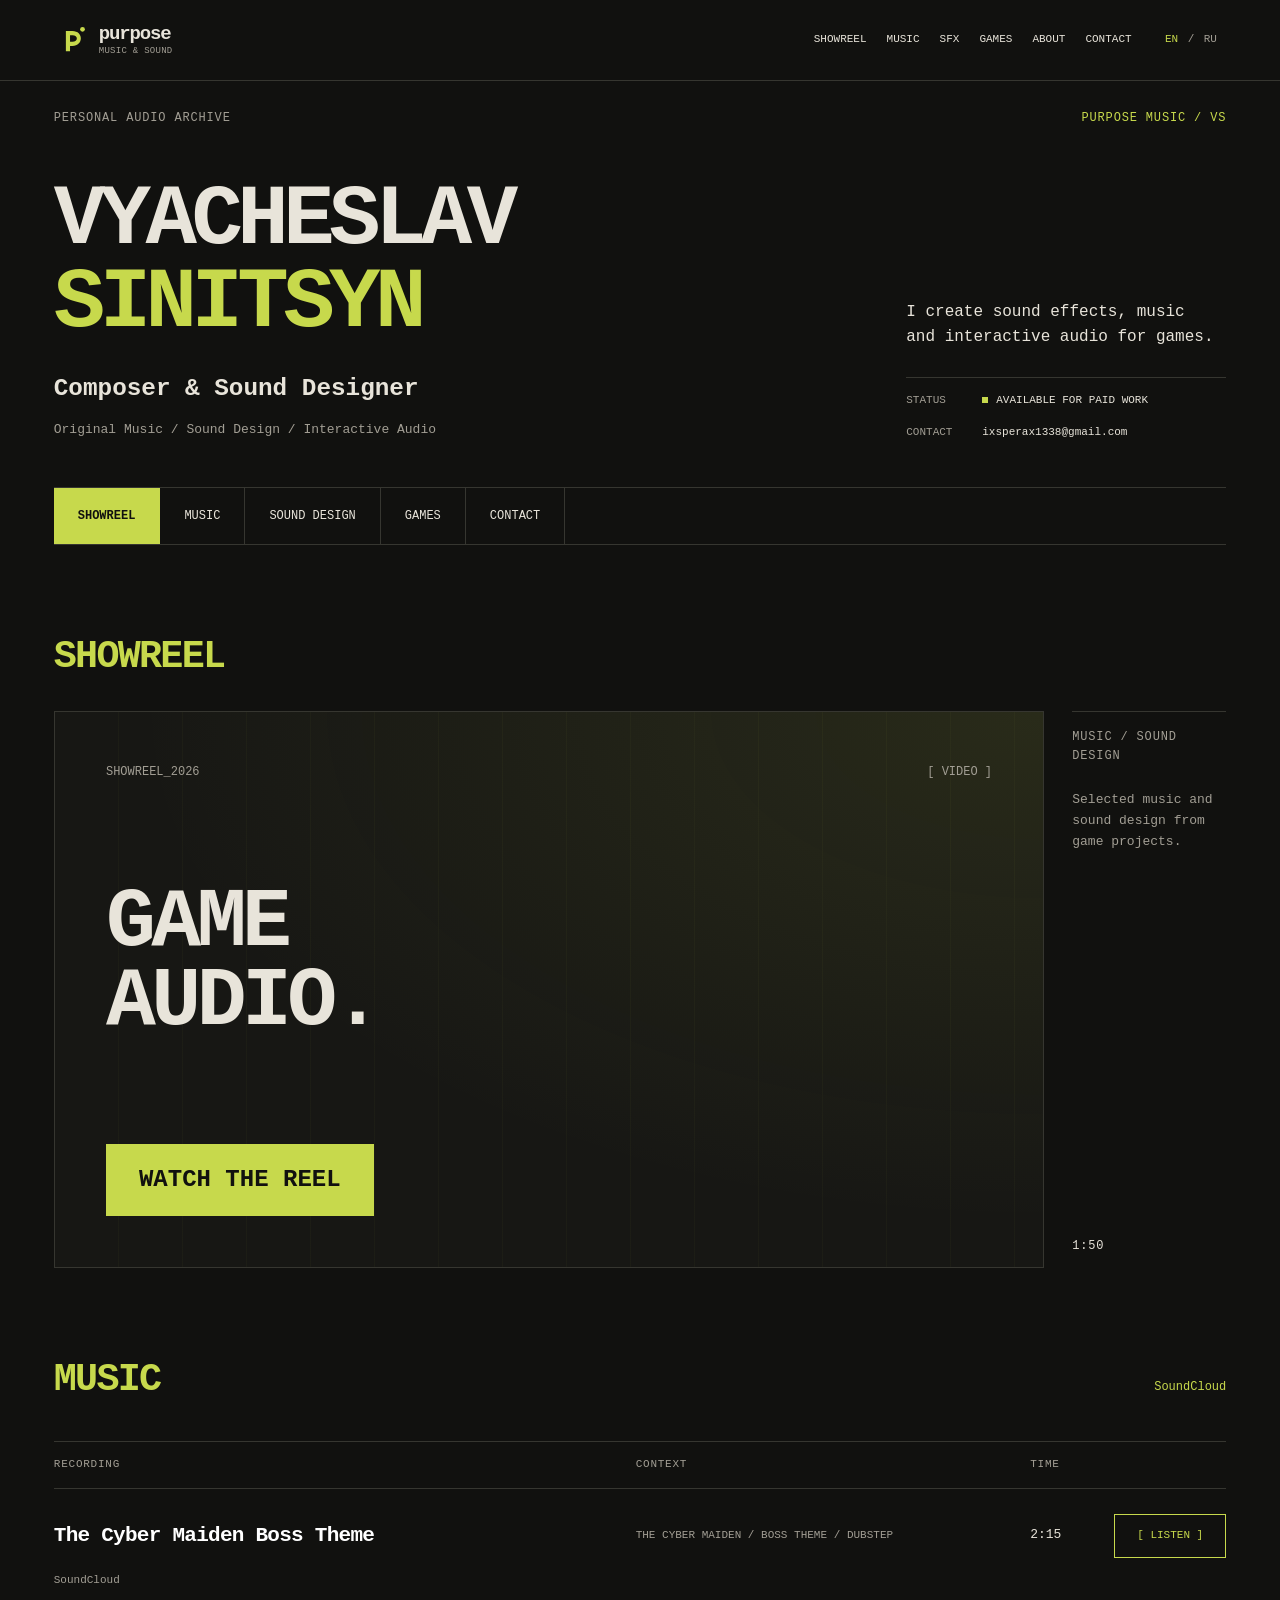
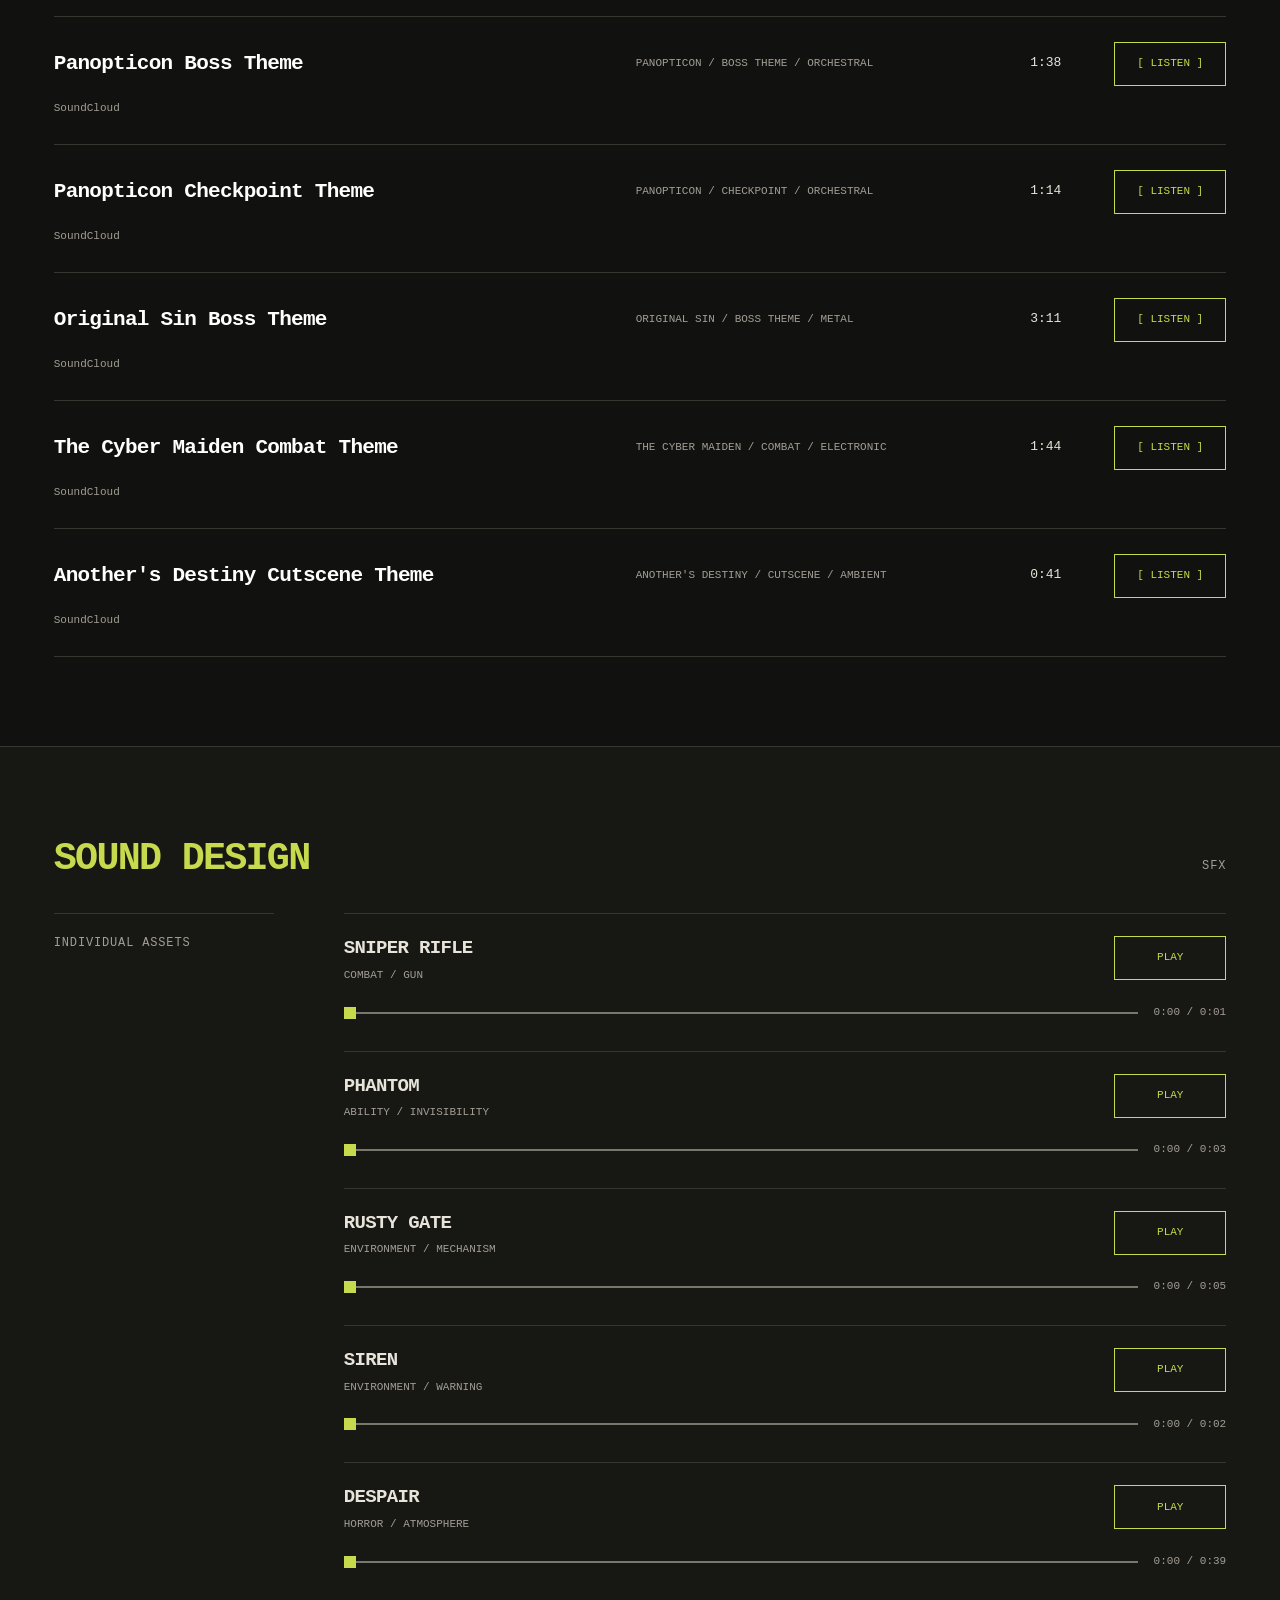
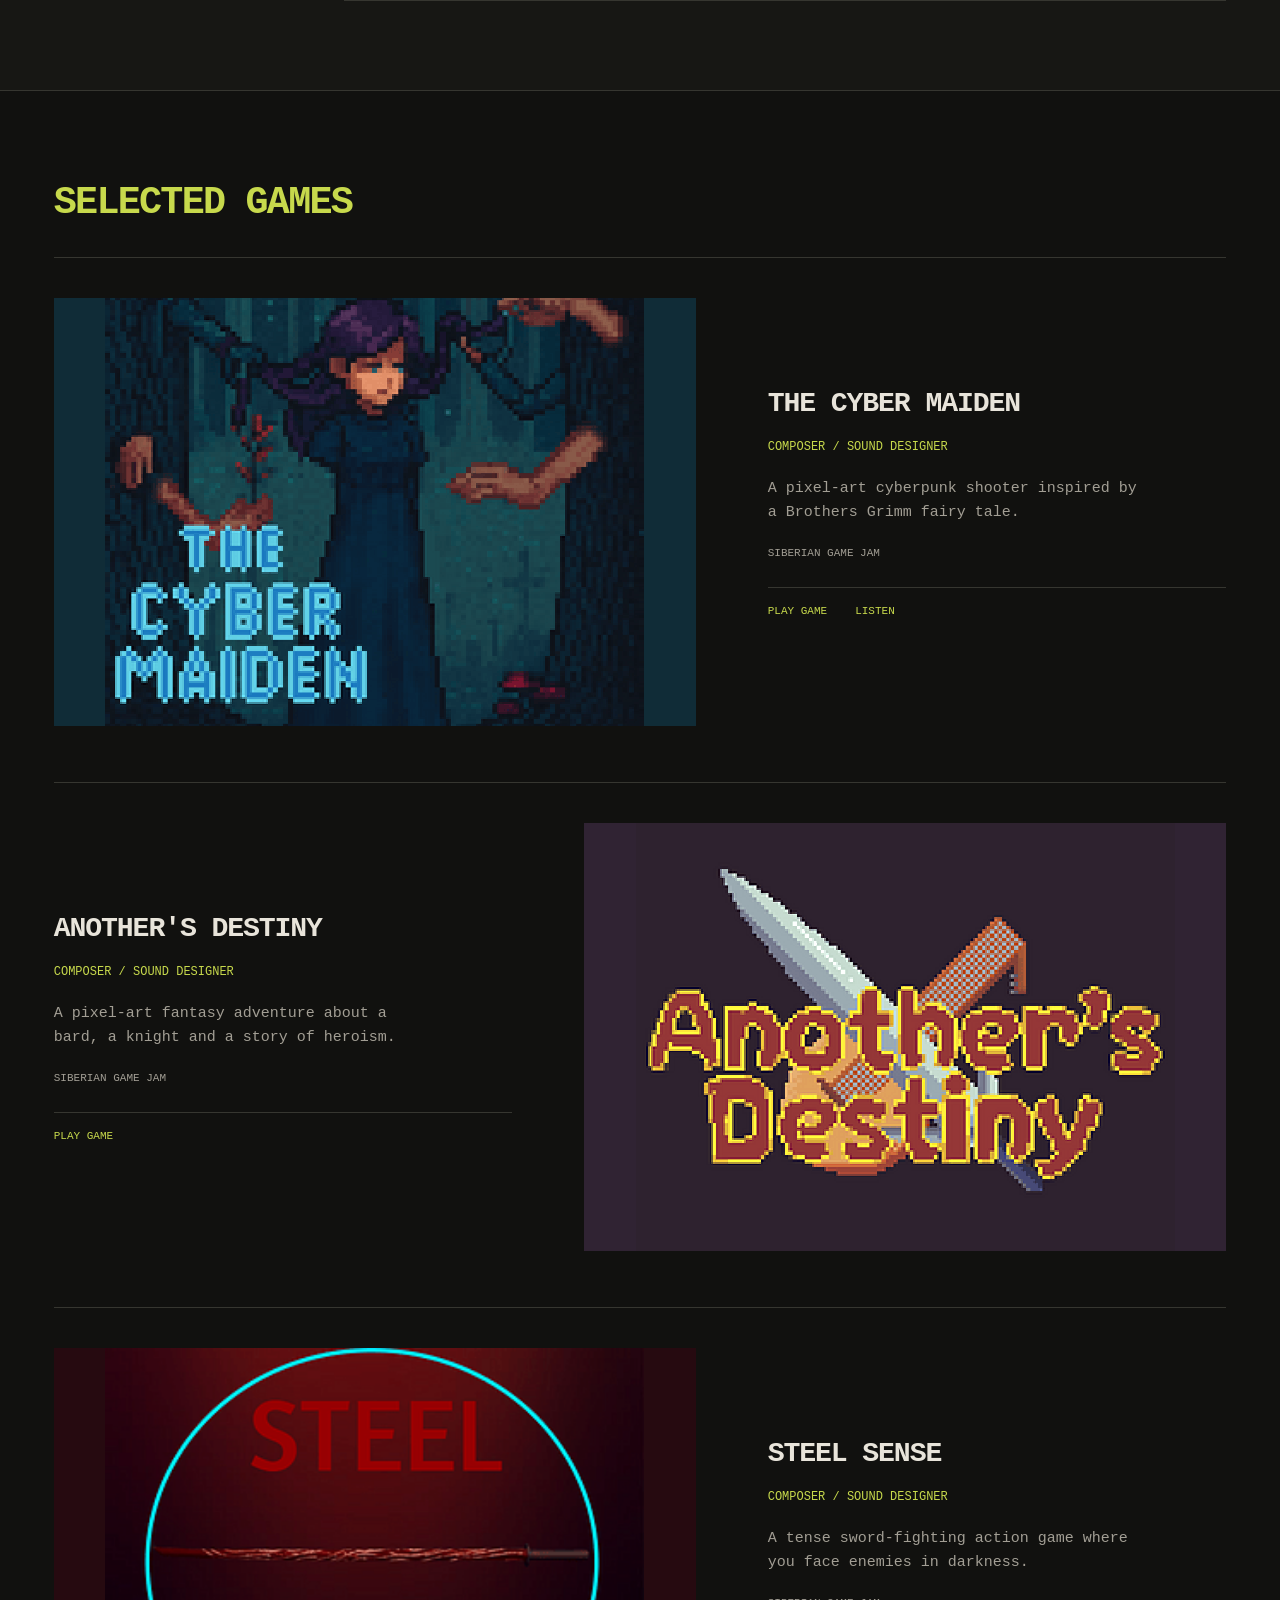
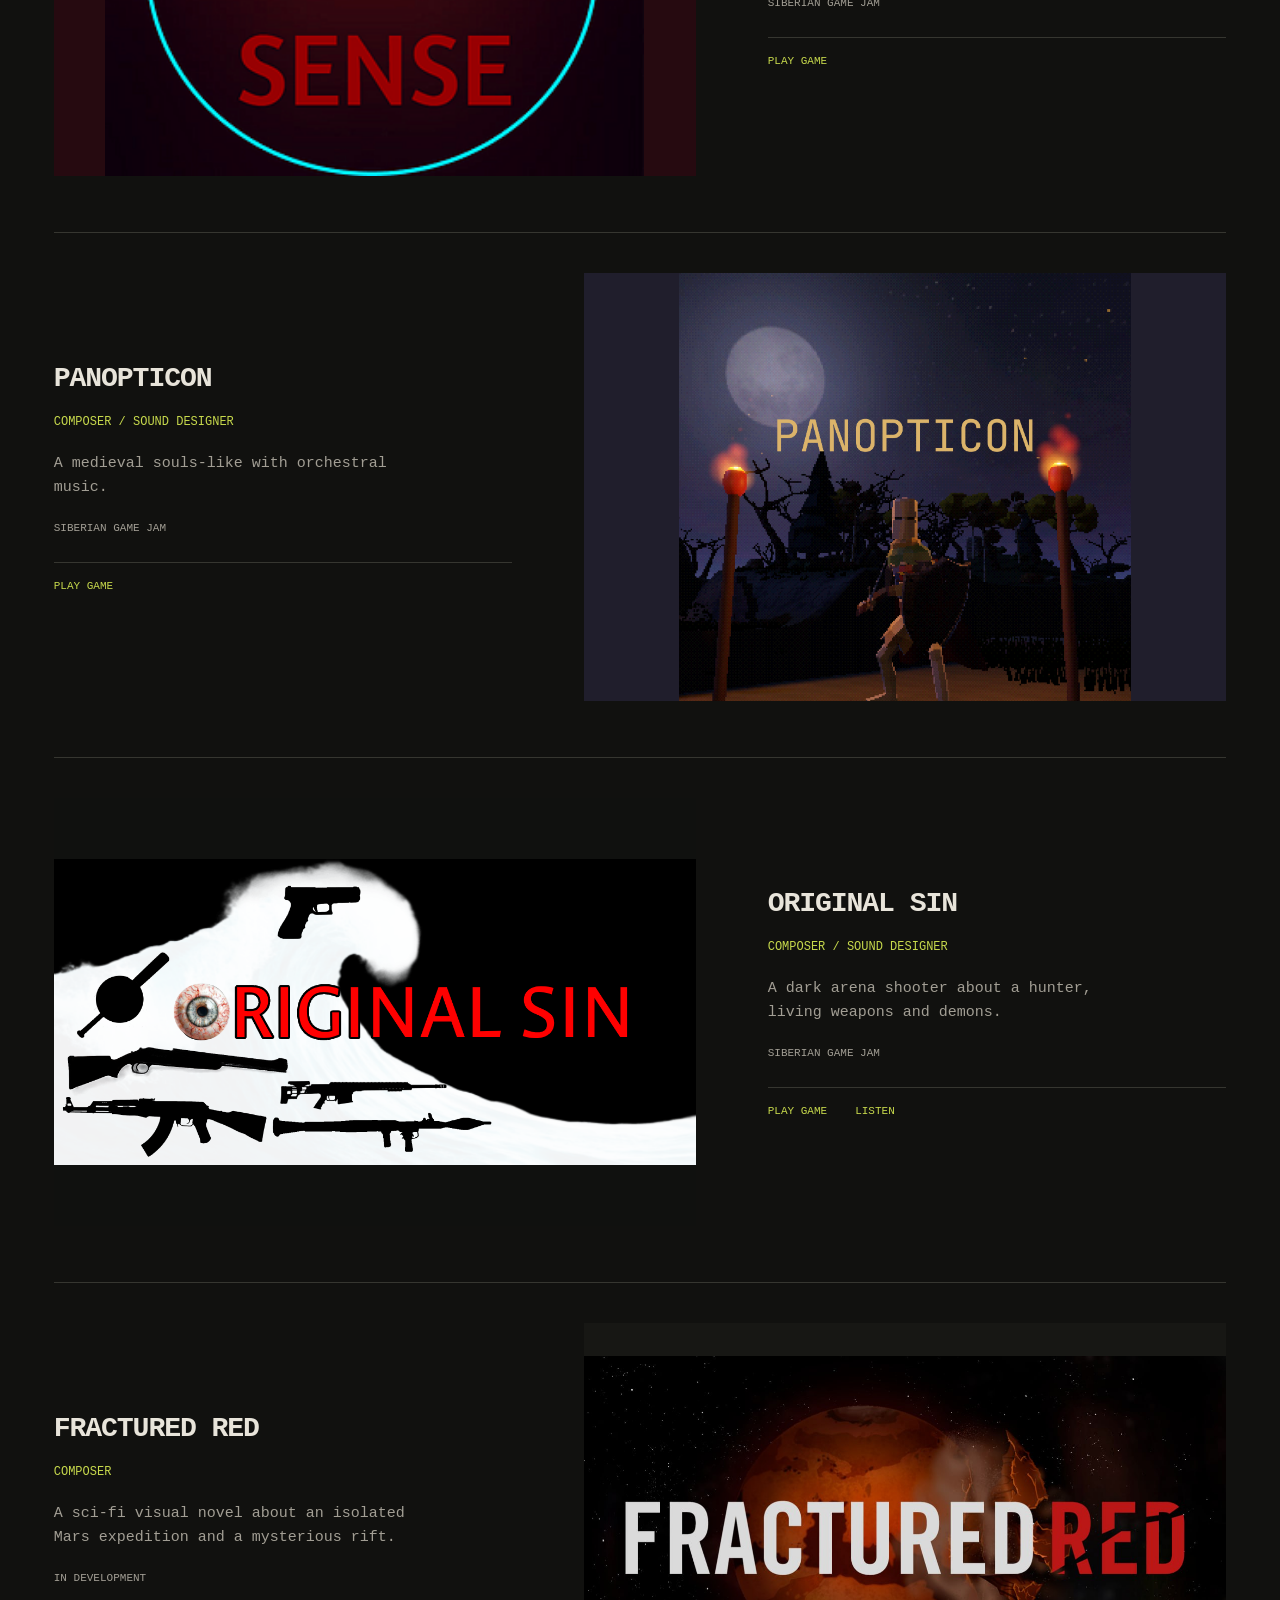
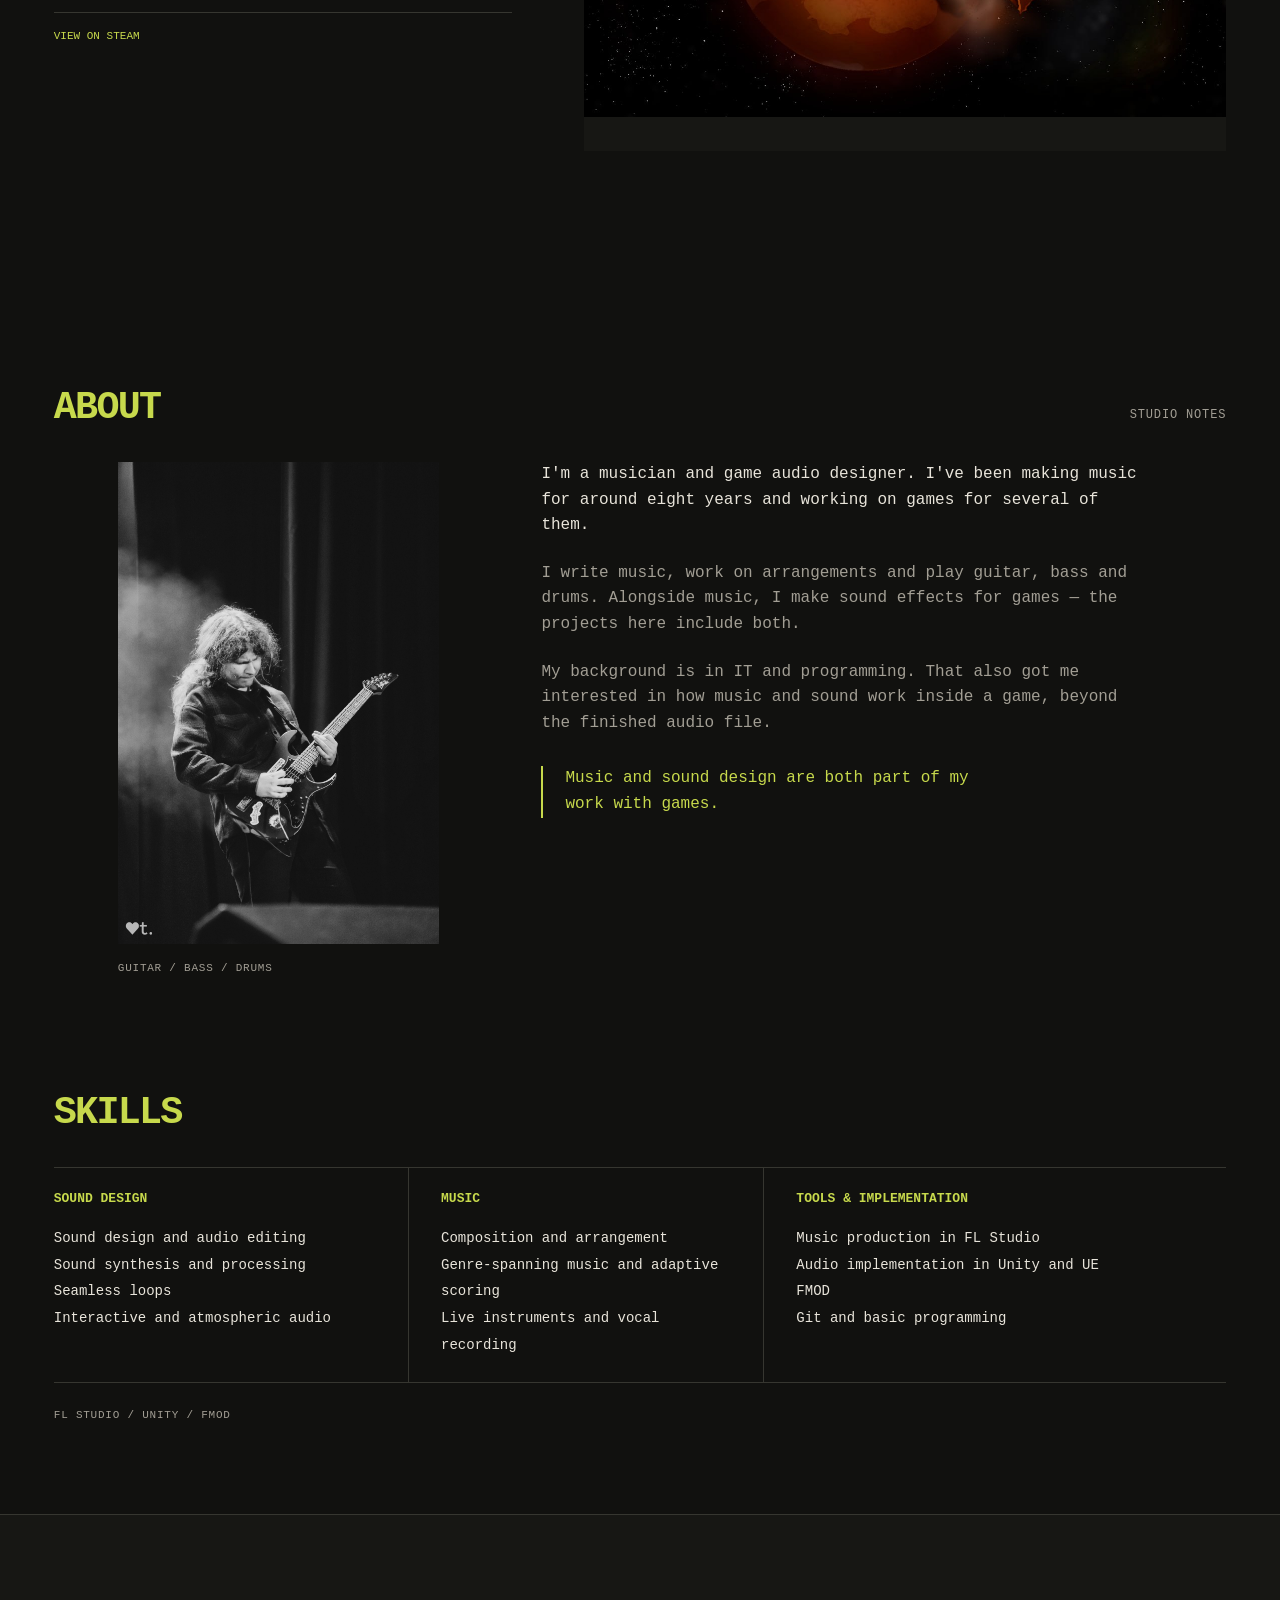
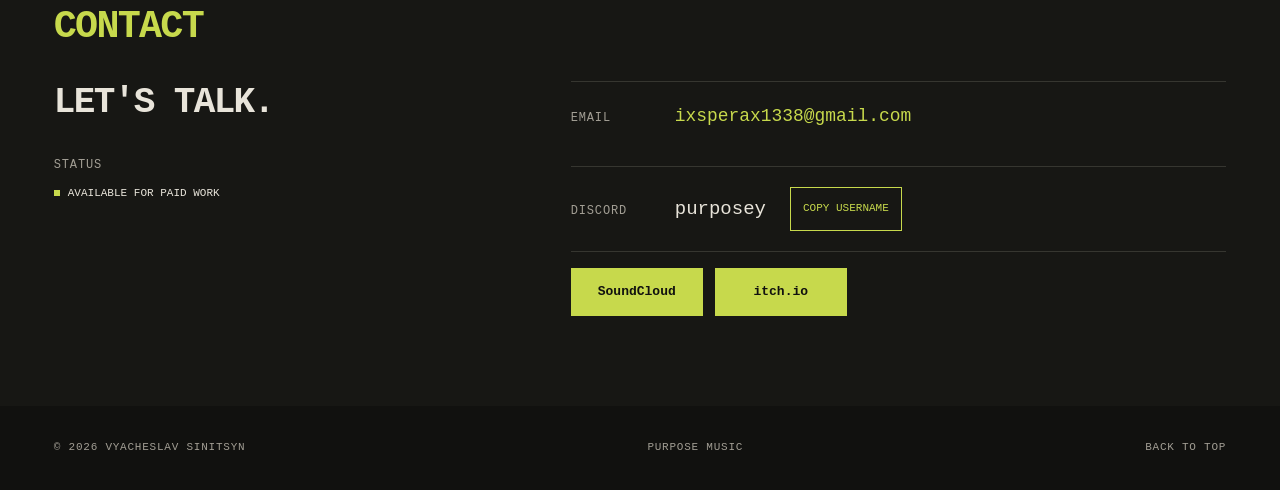
<file: index.html>
<!doctype html>
<html lang="en">
<head>
  <meta charset="utf-8">
  <meta name="viewport" content="width=device-width, initial-scale=1">
  <title>Vyacheslav Sinitsyn — Composer &amp; Sound Designer</title>
  <meta name="description" content="I create sound effects, music and interactive audio for games. Game audio portfolio of Vyacheslav Sinitsyn. Available for paid work.">
  <meta name="theme-color" content="#11110f">
  <meta property="og:type" content="website">
  <meta property="og:title" content="Vyacheslav Sinitsyn — Composer &amp; Sound Designer">
  <meta property="og:description" content="I create sound effects, music and interactive audio for games. Available for paid work.">
  <meta property="og:locale" content="en_US">
  <meta name="twitter:card" content="summary">
  <link rel="icon" href="assets/favicon.svg" type="image/svg+xml">
  <link rel="stylesheet" href="style.css">
  <script defer src="portfolio-data.js"></script>
  <script defer src="script.js"></script>
</head>
<body>
  <a class="skip-link" href="#main" data-i18n="skip">Skip to content</a>
  <header class="header">
    <div class="container header-inner">
      <a class="brand" href="#top" aria-label="Vyacheslav Sinitsyn — home">
        <svg class="brand-mark" aria-hidden="true" viewBox="0 0 64 64"><path d="M20 51V17h11c19 0 19 25 0 25h-4v9zm7-16h4c10 0 10-11 0-11h-4z"/><circle cx="48" cy="14" r="4"/></svg>
        <span class="brand-wordmark">purpose<span class="brand-sub">MUSIC &amp; SOUND</span></span>
      </a>
      <nav class="navigation" id="navigation" aria-label="Main navigation">
        <a href="#showreel"><span data-i18n="showreel">Showreel</span></a>
        <a href="#music"><span data-i18n="music">Music</span></a>
        <a href="#sound-design">SFX</a>
        <a href="#work"><span data-i18n="games">Games</span></a>
        <a href="#about"><span data-i18n="about">About</span></a>
        <a href="#contact"><span data-i18n="contact">Contact</span></a>
      </nav>
      <div class="header-controls">
        <div class="language" role="group" aria-label="Language"><button type="button" data-lang="en" aria-pressed="true" lang="en">EN</button><span aria-hidden="true">/</span><button type="button" data-lang="ru" aria-pressed="false" lang="ru">RU</button></div>
        <button class="menu-button" type="button" aria-expanded="false" aria-controls="navigation" data-i18n="menu">Menu</button>
      </div>
    </div>
  </header>
  <main id="main" tabindex="-1">
    <section class="hero container" id="top" aria-labelledby="hero-title">
      <div class="hero-register meta"><span data-i18n="archiveLabel">PERSONAL AUDIO ARCHIVE</span><span>PURPOSE MUSIC <span aria-hidden="true">/</span> VS</span></div>
      <div class="hero-layout">
        <div class="hero-identity">
          <h1 id="hero-title"><span data-i18n="firstName">Vyacheslav</span> <span data-i18n="lastName">Sinitsyn</span></h1>
          <p class="hero-role">Composer &amp; Sound Designer</p>
          <p class="disciplines" data-i18n="disciplines">Original Music / Sound Design / Interactive Audio</p>
        </div>
        <div class="hero-notes">
          <p class="hero-description" data-i18n="heroDescription">I create sound effects, music and interactive audio for games.</p>
          <dl class="hero-details">
            <div><dt data-i18n="statusLabel">STATUS</dt><dd class="availability"><i aria-hidden="true"></i><span data-i18n="available">AVAILABLE FOR PAID WORK</span></dd></div>
            <div><dt data-i18n="contact">CONTACT</dt><dd><a data-contact="email" href="mailto:ixsperax1338@gmail.com">ixsperax1338@gmail.com</a></dd></div>
          </dl>
        </div>
      </div>
      <div class="hero-actions">
        <a class="primary" href="#showreel"><span data-i18n="showreel">Showreel</span></a>
        <a href="#music"><span data-i18n="music">Music</span></a>
        <a href="#sound-design"><span data-i18n="soundDesign">Sound design</span></a>
        <a href="#work"><span data-i18n="games">Games</span></a>
        <a href="#contact"><span data-i18n="contact">Contact</span></a>
      </div>
    </section>

    <section class="section container" id="showreel" aria-labelledby="reel-title">
      <div class="section-heading"><h2 id="reel-title"><span data-i18n="showreel">Showreel</span></h2></div>
      <div class="reel-layout">
        <div class="reel"><div id="showreel-content" class="reel-stage"></div></div>
        <aside class="reel-notes"><span class="meta" data-i18n="reelContents">MUSIC / SOUND DESIGN</span><p data-i18n="reelNote">Selected music and sound design from game projects.</p><span class="reel-duration meta" id="reel-duration"></span></aside>
      </div>
    </section>

    <section class="section container music-section" id="music" aria-labelledby="music-title">
      <div class="section-heading"><h2 id="music-title"><span data-i18n="music">Music</span></h2><a class="text-link" data-contact="soundcloud" href="https://soundcloud.com/purpose-music-818276909" target="_blank" rel="noopener noreferrer">SoundCloud</a></div>
      <div class="track-columns meta" aria-hidden="true"><span data-i18n="recordingLabel">RECORDING</span><span data-i18n="contextLabel">CONTEXT</span><span data-i18n="timeLabel">TIME</span><span></span></div>
      <div id="tracks" class="tracks"></div>
    </section>

    <section class="section sound-section" id="sound-design" aria-labelledby="sound-title"><div class="container">
      <div class="section-heading"><h2 id="sound-title"><span data-i18n="soundDesign">Sound design</span></h2><span class="meta">SFX</span></div>
      <div class="sound-layout">
        <div class="sound-notes"><p class="meta" data-i18n="assetLibrary">INDIVIDUAL ASSETS</p><p id="samples-pending-note" data-i18n="samplesPending">Sample slots. Individual audio files have not been added yet.</p></div>
        <div><div id="samples" class="samples"></div><p id="samples-empty" class="samples-empty" data-i18n="samplesPending" hidden>Individual audio files have not been added yet.</p></div>
      </div>
      <p id="audio-announcement" class="sr-only" role="status" aria-live="polite"></p>
    </div></section>

    <section class="section container" id="work" aria-labelledby="work-title">
      <div class="section-heading"><h2 id="work-title"><span data-i18n="selectedGames">Selected games</span></h2></div>
      <div class="projects" id="projects"></div>
    </section>

    <section class="section container" id="about" aria-labelledby="about-title">
      <div class="section-heading"><h2 id="about-title"><span data-i18n="about">About</span></h2><span class="meta" data-i18n="studioNotes">STUDIO NOTES</span></div>
      <div class="about-layout">
        <figure class="portrait"><img src="SnPwhEOGqGgmnHbQnVc5QeldTbpKOXacxJZdpJtBGOdw2GzaITEuMeeuamEk_qnkr8z3vWX8vE2CydNFjJalTJc6.jpg" width="1280" height="1920" loading="lazy" decoding="async" alt="Vyacheslav Sinitsyn playing guitar on stage" id="portrait"><figcaption class="meta" data-i18n="instruments">GUITAR / BASS / DRUMS</figcaption></figure>
        <div class="about-copy"><div class="biography" id="biography"></div><p class="about-quote" data-i18n="aboutQuote">Music and sound design are both part of my work with games.</p></div>
      </div>
    </section>

    <section class="section container skills-section" id="skills" aria-labelledby="skills-title">
      <div class="section-heading"><h2 id="skills-title"><span data-i18n="skills">Skills</span></h2></div>
      <div class="skills">
        <div><h3 data-i18n="soundDesignCaps">SOUND DESIGN</h3><p data-i18n="soundSkills">Sound design and audio editing
Sound effects and ambiences</p></div>
        <div><h3 data-i18n="musicCaps">MUSIC</h3><p data-i18n="musicSkills">Composition and arrangement
Music in any genre, for any scene
Guitar, bass and vocal recording</p></div>
        <div><h3 data-i18n="technicalCaps">TOOLS &amp; IMPLEMENTATION</h3><p data-i18n="technicalSkills">Audio implementation with FMOD
Integration in Unity and Unreal Engine
Git and programming fundamentals</p></div>
      </div>
      <p class="tool-note meta" data-i18n="tools">UNITY / UNREAL ENGINE / FMOD</p>
    </section>

    <section class="section contact-section" id="contact" aria-labelledby="contact-title"><div class="container">
      <div class="section-heading"><h2 id="contact-title"><span data-i18n="contact">Contact</span></h2></div>
      <div class="contact-layout">
        <div class="contact-intro"><p class="contact-headline" data-i18n="contactTitle">LET'S TALK.</p><p class="meta" data-i18n="statusLabel">STATUS</p><p class="availability"><i aria-hidden="true"></i><span data-i18n="available">AVAILABLE FOR PAID WORK</span></p></div>
        <div class="contact-addresses">
          <div class="contact-row"><span class="meta" data-i18n="emailLabel">EMAIL</span><a class="email-link" data-contact="email" href="mailto:ixsperax1338@gmail.com">ixsperax1338@gmail.com</a></div>
          <div class="contact-row" id="discord-contact"><span class="meta">DISCORD</span><div><div class="discord-line"><span id="discord-username">purposey</span><button id="discord-copy" type="button" aria-describedby="discord-username" data-i18n="copyUsername">Copy username</button></div><span id="discord-status" class="discord-status" role="status" aria-live="polite"></span></div></div>
          <div class="contact-socials"><a data-contact="soundcloud" href="https://soundcloud.com/purpose-music-818276909" target="_blank" rel="noopener noreferrer">SoundCloud</a><a data-contact="itch" href="https://purposey.itch.io/" target="_blank" rel="noopener noreferrer">itch.io</a></div>
        </div>
      </div>
    </div></section>
  </main>
  <footer class="container footer meta"><span>© <span id="year">2026</span> <span data-i18n="name">Vyacheslav Sinitsyn</span></span><span>PURPOSE MUSIC</span><a href="#top"><span data-i18n="backTop">BACK TO TOP</span></a></footer>
  <noscript><p class="noscript">Listen on <a href="https://soundcloud.com/purpose-music-818276909">SoundCloud</a> or watch the <a href="https://youtu.be/1CR6B8WtWFo">game audio reel</a>. JavaScript enables the archive and players. Email: <a href="mailto:ixsperax1338@gmail.com">ixsperax1338@gmail.com</a>.</p></noscript>
</body>
</html>
</file>
<file: style.css>
@charset "UTF-8";
:root {
  color-scheme: dark;
  --bg: #11110f; --bg-secondary: #171714; --text: #e8e4da; --muted: #a29e94;
  --line: #363630; --control-line: #77776b; --accent: #c7d94c;
  --font: "Courier New", Courier, monospace;
  --rule: 1px solid var(--line); --space-section: clamp(64px, 7vw, 104px);
  --space-gutter: clamp(20px, 4.2vw, 72px); --ease: 150ms ease;
}
* { box-sizing: border-box; }
html { scroll-behavior: smooth; scroll-padding-top: 100px; }
body { margin: 0; font: 16px/1.6 var(--font); color: var(--text); background: var(--bg); }
::selection { background: var(--accent); color: var(--bg); }
a { color: inherit; text-decoration: none; }
button, input { font: inherit; color: inherit; }
button { border-radius: 0; cursor: pointer; }
button:disabled { cursor: default; }
button, a { -webkit-tap-highlight-color: transparent; }
a, button { transition: color var(--ease), background-color var(--ease), border-color var(--ease); }
button:enabled:hover, a:hover { color: var(--accent); }
:focus-visible { outline: 2px solid var(--accent); outline-offset: 5px; }
[hidden] { display: none !important; }
img { display: block; max-width: 100%; }
h1, h2, h3, p, figure, dl, dd { margin: 0; }
h1, h2, h3 { font-weight: 700; line-height: 1.15; }
.container { width: min(1320px, calc(100% - var(--space-gutter) * 2)); margin-inline: auto; }
.meta { font-size: 12px; letter-spacing: .07em; line-height: 1.6; text-transform: uppercase; color: var(--muted); }
.sr-only { position: absolute; width: 1px; height: 1px; padding: 0; margin: -1px; overflow: hidden; clip-path: inset(50%); white-space: nowrap; border: 0; }
.skip-link { position: fixed; top: 12px; left: 16px; transform: translateY(-200%); z-index: 50; background: var(--accent); color: var(--bg); padding: 12px 20px; }
.skip-link:focus { transform: none; }
.header { position: sticky; top: 0; z-index: 20; background: var(--bg); border-bottom: var(--rule); }
.header-inner { display: flex; align-items: center; min-height: 80px; gap: 24px; }
.brand { display: flex; align-items: center; flex-shrink: 0; gap: 7px; }
.brand-mark { width: 38px; height: 44px; fill: var(--accent); }
.brand-wordmark { font-size: 19px; font-weight: 700; line-height: 1.2; letter-spacing: -.06em; }
.brand-sub { display: block; color: var(--muted); font-size: 9px; font-weight: 400; letter-spacing: .03em; }
.navigation { display: flex; align-items: center; gap: 20px; margin-left: auto; font-size: 11px; text-transform: uppercase; }
.navigation a { padding-block: 16px; white-space: nowrap; }
.header-controls, .language { display: flex; align-items: center; }
.language { font-size: 11px; color: var(--muted); }
.language button { min-width: 32px; min-height: 44px; border: 0; background: transparent; }
.language button[aria-pressed="true"] { color: var(--accent); }
.menu-button { display: none; min-height: 44px; border: var(--rule); background: transparent; padding: 8px 10px; font-size: 12px; }

/* The opening spread is a name, a short note and an index into the work. */
.hero { padding-top: 28px; }
.hero-register { display: flex; justify-content: space-between; flex-wrap: wrap; gap: 10px 24px; }
.hero-register > :last-child { color: var(--accent); }
.hero-layout { display: grid; grid-template-columns: minmax(0, 1fr) 320px; gap: 64px; padding-block: 52px 46px; align-items: end; }
.hero h1 { font-size: clamp(64px, 6.7vw, 96px); line-height: .96; letter-spacing: -.065em; text-transform: uppercase; }
.hero h1 span { display: block; }
.hero h1 span:last-child { color: var(--accent); }
.hero-role { font-size: clamp(18px, 1.9vw, 25px); font-weight: 700; line-height: 1.3; margin-top: 28px; }
.disciplines { margin-top: 16px; color: var(--muted); font-size: 13px; max-width: 480px; }
.hero-description { font-size: 16px; max-width: 32ch; }
.hero-details { font-size: 11px; margin-top: 26px; border-top: var(--rule); }
.hero-details > div { display: grid; grid-template-columns: 64px minmax(0, 1fr); gap: 12px; padding-top: 14px; }
.hero-details dt { color: var(--muted); text-transform: uppercase; }
.hero-details a { overflow-wrap: anywhere; }
.availability { display: flex; align-items: baseline; gap: 8px; font-size: 11px; line-height: 1.6; text-transform: uppercase; }
.availability i { display: inline-block; width: 6px; height: 6px; flex-shrink: 0; background: var(--accent); }
.hero-actions { display: flex; flex-wrap: wrap; border-block: var(--rule); }
.hero-actions a { min-height: 56px; padding: 15px 24px; display: flex; align-items: center; gap: 18px; font-size: 12px; text-transform: uppercase; border-right: var(--rule); }
.hero-actions .primary { color: var(--bg); background: var(--accent); font-weight: 700; border-color: var(--accent); }
.hero-actions a:not(.primary):hover { background: var(--bg-secondary); }
.hero-actions .primary:hover { color: var(--bg); background: var(--text); }

.section { padding-block: var(--space-section); }
.section-heading { display: flex; align-items: baseline; justify-content: space-between; flex-wrap: wrap; gap: 16px 28px; margin-bottom: 32px; }
.section-heading h2 { font-size: clamp(32px, 3vw, 44px); letter-spacing: -.045em; text-transform: uppercase; color: var(--accent); }
.text-link { color: var(--accent); display: inline-flex; align-items: center; gap: 12px; min-height: 44px; font-size: 12px; }
.reel-layout { display: grid; grid-template-columns: minmax(0, 1fr) 154px; gap: 28px; }
.reel { min-width: 0; }
/* The player stays at least 200px tall internally on narrow mobile screens. */
.reel-stage { width: 100%; min-width: 0; aspect-ratio: 16/9; min-height: 240px; position: relative; background: var(--bg-secondary); border: var(--rule); }
.reel-stage iframe, .reel-stage video { width: 100%; height: 100%; position: absolute; inset: 0; border: 0; }
.reel-placeholder { background-image: radial-gradient(ellipse at 100% 0%, #c7d94c1a, transparent 65%), repeating-linear-gradient(90deg, transparent 0 63px, #c7d94c08 63px 64px); position: absolute; inset: 0; width: 100%; height: 100%; border: 0; background-color: transparent; padding: clamp(22px, 4vw, 60px); text-align: left; display: flex; flex-direction: column; align-items: start; justify-content: space-between; gap: 16px; }
.reel-slate { display: flex; justify-content: space-between; width: 100%; gap: 16px; font-size: 12px; color: var(--muted); }
.reel-poster-title { font-size: clamp(36px, 6.5vw, 88px); font-weight: 700; line-height: .95; white-space: pre-line; letter-spacing: -.055em; color: var(--text); }
.reel-play { display: flex; align-items: center; justify-content: center; min-height: 72px; max-width: 100%; padding: 18px 32px; color: var(--bg); background: var(--accent); border: 1px solid var(--accent); font-size: clamp(18px, 2vw, 24px); font-weight: 700; line-height: 1.25; text-align: center; text-transform: uppercase; transition: background-color var(--ease), border-color var(--ease); }
.reel-placeholder:hover .reel-play, .reel-placeholder:focus-visible .reel-play { background: #fff; border-color: #fff; }
.reel-notes { display: flex; flex-direction: column; border-top: var(--rule); padding-top: 16px; gap: 24px; }
.reel-notes p { font-size: 13px; color: var(--muted); }
.reel-duration { margin-top: auto; padding-bottom: 12px; color: var(--text); }
.reel-caption { padding: 24px; }

/* Music is a wide recording ledger. SFX below uses a narrower asset register. */
.music-section { padding-top: 0; }
.track-columns, .track-heading { display: grid; grid-template-columns: minmax(0, 1.5fr) minmax(0, 1fr) 64px 112px; gap: 20px; align-items: center; }
.track-columns { padding: 14px 0; border-block: var(--rule); font-size: 11px; }
.track { border-bottom: var(--rule); padding: 25px 0 16px; }
.track-title { color: #fff; font-size: 21px; letter-spacing: -.035em; line-height: 1.3; }
.track-category { font-size: 11px; line-height: 1.6; color: var(--muted); text-transform: uppercase; }
.track-duration { font-size: 13px; font-variant-numeric: tabular-nums; }
.load-player, .sample-toggle, #discord-copy { color: var(--accent); background: transparent; border: 1px solid var(--accent); min-height: 44px; padding: 10px 12px; font-size: 11px; text-transform: uppercase; }
.load-player[aria-expanded="true"], .sample-toggle[aria-pressed="true"] { color: var(--bg); background: var(--accent); border-color: var(--accent); }
.load-player:enabled:hover, .sample-toggle:enabled:hover, #discord-copy:hover { color: var(--bg); background: var(--text); border-color: var(--text); }
.track-link { display: inline-flex; align-items: center; min-height: 38px; font-size: 11px; color: var(--muted); margin: 4px 0 0; }
.track-link:hover { text-decoration: underline; text-underline-offset: 4px; }
.player-mount { min-width: 0; }
.player-frame { display: block; width: 100%; height: 166px; border: 0; margin-top: 20px; }
.player-fallback { font-size: 12px; color: var(--muted); padding-top: 12px; }
.sound-section { background: var(--bg-secondary); border-block: var(--rule); }
.sound-layout { display: grid; grid-template-columns: 220px minmax(0, 1fr); gap: 70px; }
.sound-notes { border-top: var(--rule); padding-top: 20px; }
.sound-notes > p + p { font-size: 13px; color: var(--muted); margin-top: 24px; }
.samples { border-top: var(--rule); }
.sample { display: grid; grid-template-columns: minmax(0, 1fr) 112px; gap: 12px 22px; padding-block: 22px; border-bottom: var(--rule); }
.sample-title { font-size: 19px; text-transform: uppercase; line-height: 1.3; letter-spacing: -.035em; }
.sample-category { color: var(--muted); font-size: 11px; text-transform: uppercase; margin-top: 6px; }
.sample-toggle { align-self: start; }
.sample-toggle:disabled { border-style: dashed; border-color: var(--line); color: var(--muted); }
.sample-transport { grid-column: 1 / -1; display: flex; align-items: center; gap: 16px; }
.sample-progress { appearance: none; flex: 1; min-width: 0; height: 32px; margin: 0; background: transparent; cursor: pointer; --progress: 0%; }
.sample-progress::-webkit-slider-runnable-track { height: 2px; background: linear-gradient(to right, var(--accent) var(--progress), var(--control-line) var(--progress)); }
.sample-progress::-moz-range-track { height: 2px; background: var(--control-line); }
.sample-progress::-moz-range-progress { height: 2px; background: var(--accent); }
.sample-progress::-webkit-slider-thumb { appearance: none; width: 12px; height: 12px; margin-top: -5px; border: 0; border-radius: 0; background: var(--accent); }
.sample-progress::-moz-range-thumb { width: 12px; height: 12px; border: 0; border-radius: 0; background: var(--accent); }
.sample-progress:disabled { cursor: default; opacity: .5; }
.sample-time { flex-shrink: 0; font-size: 11px; font-variant-numeric: tabular-nums; color: var(--muted); }
.sample-status { grid-column: 1 / -1; font-size: 12px; color: var(--muted); }
.sample-status:empty, .is-pending .sample-transport { display: none; }
.sample .track-link { grid-column: 1 / -1; margin-left: 0; }
.samples-empty { color: var(--muted); }

/* Alternating catalog spreads keep the original covers large and uncropped. */
.project { display: grid; grid-template-columns: minmax(0, 1.4fr) minmax(0, 1fr); gap: 72px; align-items: center; padding-block: 40px 56px; border-top: var(--rule); }
.project:nth-child(even) { grid-template-columns: minmax(0, 1fr) minmax(0, 1.4fr); }
.project:nth-child(even) .project-art { grid-column: 2; grid-row: 1; }
.project:nth-child(even) .project-info { grid-column: 1; grid-row: 1; }
.project-art { display: flex; align-items: center; justify-content: center; aspect-ratio: 1.5; background: var(--project-bg, var(--bg-secondary)); position: relative; min-width: 0; }
.project-art img { width: 100%; height: 100%; object-fit: contain; }
.pixel-art { image-rendering: pixelated; }
.project-art:hover { outline: 1px solid var(--accent); outline-offset: 4px; }
.project-info { min-width: 0; }
.project h3 { font-size: clamp(22px, 2.2vw, 30px); letter-spacing: -.04em; text-transform: uppercase; }
.project-role { color: var(--accent); font-size: 12px; line-height: 1.6; text-transform: uppercase; margin-top: 18px; }
.project-description { color: var(--muted); font-size: 15px; max-width: 42ch; margin-top: 20px; }
.project-meta { margin-top: 20px; color: var(--muted); font-size: 11px; text-transform: uppercase; }
.project-actions { display: flex; flex-wrap: wrap; gap: 8px 28px; margin-top: 24px; border-top: var(--rule); }
.project-actions a { display: inline-flex; align-items: center; gap: 12px; min-height: 48px; font-size: 11px; }
.project-art.typographic-cover { background: var(--bg-secondary); border: var(--rule); padding: 36px; justify-content: start; }
.typographic-cover strong { font-size: clamp(32px, 4vw, 58px); line-height: 1; letter-spacing: -.07em; max-width: 8ch; overflow-wrap: anywhere; color: var(--text); }
.about-layout { display: grid; grid-template-columns: minmax(0, .72fr) minmax(0, 1.28fr); gap: clamp(40px, 8vw, 140px); align-items: start; }
.portrait { max-width: 360px; margin-left: 64px; }
.portrait img { width: 100%; height: auto; }
.portrait figcaption { margin-top: 16px; font-size: 11px; }
.biography { max-width: 62ch; }
.biography p + p { margin-top: 22px; }
.biography p { font-size: 16px; color: var(--muted); }
.biography p:first-child { color: var(--text); }
.about-quote { border-left: 2px solid var(--accent); padding-left: 22px; margin-top: 30px; max-width: 45ch; color: var(--accent); }
.skills-section { padding-top: 24px; }
.skills { display: grid; grid-template-columns: 1fr 1fr 1.3fr; border-block: var(--rule); }
.skills > div { padding: 24px 32px; border-right: var(--rule); }
.skills > div:first-child { padding-left: 0; }
.skills > div:last-child { padding-right: 0; border-right: 0; }
.skills h3 { font-size: 13px; color: var(--accent); margin-bottom: 18px; }
.skills p { font-size: 14px; white-space: pre-line; line-height: 1.9; }
.tool-note { margin-top: 24px; font-size: 11px; }
.contact-section { border-top: var(--rule); background: var(--bg-secondary); }
.contact-layout { display: grid; grid-template-columns: .8fr 1.2fr; gap: 80px; }
.contact-headline { font-size: 36px; line-height: 1.2; font-weight: 700; letter-spacing: -.045em; margin-bottom: 32px; }
.contact-intro .availability { margin-top: 10px; }
.contact-addresses { min-width: 0; }
.contact-row { display: grid; grid-template-columns: 80px minmax(0, 1fr); gap: 24px; align-items: baseline; border-top: var(--rule); padding-block: 20px; }
.email-link { color: var(--accent); font-size: clamp(15px, 1.4vw, 19px); overflow-wrap: anywhere; display: inline-block; min-height: 44px; }
.discord-line { display: flex; gap: 12px 24px; align-items: center; flex-wrap: wrap; }
#discord-username { user-select: all; overflow-wrap: anywhere; font-size: 19px; }
.discord-status { display: block; font-size: 12px; color: var(--accent); }
.contact-socials { display: flex; flex-wrap: wrap; gap: 12px; border-top: var(--rule); padding-top: 16px; font-size: 13px; }
.contact-socials a { display: inline-flex; align-items: center; justify-content: center; min-width: 132px; min-height: 48px; padding: 12px 22px; border: 1px solid var(--accent); background: var(--accent); color: var(--bg); font-weight: 700; }
.contact-socials a:hover, .contact-socials a:focus-visible { background: var(--text); border-color: var(--text); color: var(--bg); }
.footer { display: flex; justify-content: space-between; align-items: center; gap: 20px; padding-block: 20px; font-size: 11px; }
.footer a { display: inline-flex; align-items: center; min-height: 44px; }
.noscript { padding: 30px; }
.noscript a { text-decoration: underline; }

@media (max-width: 1200px) {
  .header-inner { gap: 16px; }
  .navigation { gap: 12px; }
  .hero-layout { grid-template-columns: minmax(0, 1fr) 290px; gap: 36px; }
  .hero h1 { font-size: clamp(54px, 6.5vw, 78px); }
  .hero-details > div { grid-template-columns: 1fr; gap: 4px; }
  .reel-layout { grid-template-columns: minmax(0, 1fr) 130px; gap: 24px; }
  .project { gap: 40px; }
  .track-columns, .track-heading { gap: 14px; grid-template-columns: minmax(0, 1.4fr) minmax(0, 1fr) 50px 100px; }
  .track-title { color: #fff; font-size: 19px; }
  .track-link { margin-left: 0; }
  .sound-layout { grid-template-columns: 180px minmax(0, 1fr); gap: 40px; }
  .portrait { margin-left: 0; }
  .contact-layout { gap: 40px; }
}
@media (max-width: 900px) {
  html { scroll-padding-top: 88px; }
  .header-inner { min-height: 72px; justify-content: space-between; }
  .header-controls { gap: 12px; }
  .menu-button { display: block; }
  .navigation { display: none; position: absolute; top: 72px; left: 0; right: 0; margin: 0; padding: 12px var(--space-gutter) 20px; border-bottom: var(--rule); background: var(--bg); font-size: 15px; }
  .navigation.is-open { display: grid; grid-template-columns: 1fr 1fr; gap: 0 24px; }
  .hero-layout { grid-template-columns: minmax(0, 1fr); gap: 32px; padding-top: 40px; }
  .hero h1 { font-size: clamp(64px, 10vw, 90px); }
  .hero-notes { display: grid; grid-template-columns: minmax(0, 1fr) minmax(0, 1fr); gap: 40px; }
  .hero-details { margin: 0; padding-top: 0; }
  .hero-details > div:first-child { padding-top: 0; }
  .hero-details { border-top: 0; }
  .hero-actions a { padding-inline: 16px; }
  .reel-layout { grid-template-columns: minmax(0, 1fr); gap: 16px; }
  .reel-notes { display: grid; grid-template-columns: .8fr 1.6fr auto; align-items: start; gap: 20px; }
  .reel-duration { margin: 0; }
  .track-columns, .track-heading { grid-template-columns: minmax(0, 1fr) 70px 100px; }
  .track-columns > :nth-child(2) { display: none; }
  .track-heading .track-category { grid-column: 1; grid-row: 2; margin-top: -8px; }
  .track-heading .load-player { grid-column: 3; grid-row: 1 / 3; }
  .track-duration { grid-column: 2; grid-row: 1; }
  .track-link { margin-top: 0; }
  .sound-layout { grid-template-columns: minmax(0, 1fr); gap: 24px; }
  .sound-notes { display: flex; gap: 16px 32px; justify-content: space-between; padding-top: 0; border: 0; }
  .sound-notes > p + p { margin-top: 0; max-width: 44ch; }
  .project, .project:nth-child(even) { grid-template-columns: minmax(0, 1.2fr) minmax(0, 1fr); gap: 28px; }
  .project h3 { font-size: 24px; }
  .project-description { font-size: 14px; }
  .project-art { aspect-ratio: 1; }
  .project-art.typographic-cover { padding: 22px; }
  .about-layout { gap: 36px; }
  .skills > div { padding-inline: 22px; }
  .contact-layout { grid-template-columns: minmax(0, 1fr); gap: 36px; }
  .contact-intro { display: flex; align-items: baseline; gap: 16px 32px; flex-wrap: wrap; }
  .contact-headline { margin: 0; }
  .contact-intro .availability { margin: 0; }
}
@media (max-width: 600px) {
  :root { --space-gutter: 20px; --space-section: 60px; }
  .brand-mark { width: 30px; height: 38px; }
  .brand-wordmark { font-size: 17px; }
  .brand-sub { font-size: 8px; }
  .header-controls { gap: 7px; }
  .language button { min-width: 28px; }
  .menu-button { font-size: 11px; padding-inline: 8px; }
  .hero { padding-top: 22px; }
  .hero-register { font-size: 10px; gap: 8px; }
  .hero-register > :last-child { display: none; }
  .hero-layout { padding-block: 32px; gap: 28px; }
  .hero h1 { font-size: clamp(42px, 11.8vw, 68px); letter-spacing: -.07em; }
  .hero-role { font-size: 18px; margin-top: 22px; }
  .disciplines { font-size: 12px; margin-top: 12px; }
  .hero-notes { grid-template-columns: minmax(0, 1fr); gap: 22px; }
  .hero-description { font-size: 15px; max-width: 36ch; }
  .hero-details { padding-top: 16px; border-top: var(--rule); }
  .hero-details > div { grid-template-columns: 62px minmax(0, 1fr); gap: 8px; }
  .hero-details .availability { font-size: 10px; }
  .hero-actions { display: grid; grid-template-columns: 1fr 1fr; }
  .hero-actions a { min-height: 48px; justify-content: space-between; padding: 12px 10px; border-bottom: var(--rule); font-size: 11px; gap: 8px; }
  .hero-actions .primary { grid-column: 1 / -1; }
  .hero-actions a:nth-last-child(-n+2) { border-bottom: 0; }
  .hero-actions a:nth-child(odd) { border-right: 0; }
  .section-heading { margin-bottom: 24px; gap: 6px 20px; }
  .section-heading h2 { font-size: clamp(25px, 7.5vw, 36px); letter-spacing: -.06em; }
  .section-heading .text-link { font-size: 11px; }
  .reel-placeholder { padding: 20px; gap: 12px; }
  .reel-slate { font-size: 10px; }
  .reel-poster-title { font-size: clamp(36px, 9vw, 54px); }
  .reel-play { width: 100%; min-height: 60px; padding: 14px 12px; font-size: 18px; }
  .reel-notes { grid-template-columns: minmax(0, 1fr) auto; gap: 12px; }
  .reel-notes > .meta:first-child { grid-column: 1 / -1; font-size: 11px; }
  .reel-notes p { font-size: 12px; }
  .reel-duration { font-size: 11px; }
  .track-columns { display: none; }
  .tracks { border-top: var(--rule); }
  .track-heading { grid-template-columns: minmax(0, 1fr) 52px; gap: 14px; }
  .track-title { color: #fff; font-size: 18px; }
  .track-duration { font-size: 12px; justify-self: end; }
  .track-heading .track-category { grid-column: 1 / -1; margin-top: -4px; font-size: 11px; }
  .track-heading .load-player { grid-column: 1 / -1; grid-row: 3; justify-self: start; min-width: 120px; }
  .track-link { margin-left: 0; }
  .track { padding-block: 22px 14px; }
  .sound-notes { display: block; }
  .sound-notes > p + p { margin-top: 14px; }
  .sample { grid-template-columns: minmax(0, 1fr) 100px; gap: 12px 14px; padding-block: 20px; }
  .sample-title { font-size: 18px; }
  .sample-category { font-size: 11px; }
  .sample-transport, .sample-status, .sample .track-link { grid-column: 1 / -1; }
  .sample-transport { gap: 12px; }
  .sample-time { font-size: 10px; }
  .project, .project:nth-child(even) { grid-template-columns: minmax(0, 1fr); gap: 24px; padding-block: 24px 36px; }
  .project:nth-child(even) .project-art, .project:nth-child(even) .project-info { grid-column: auto; grid-row: auto; }
  .project-art { aspect-ratio: 1.35; }
  .project h3 { font-size: 24px; }
  .project-role, .project-description, .project-meta { margin-top: 14px; }
  .project-actions { margin-top: 18px; }
  .about-layout { grid-template-columns: minmax(0, 1fr); gap: 32px; }
  .portrait { width: 72%; margin-left: auto; }
  .portrait figcaption { font-size: 10px; }
  .biography p { font-size: 15px; }
  .about-quote { font-size: 15px; }
  .skills { grid-template-columns: minmax(0, 1fr); }
  .skills > div, .skills > div:first-child, .skills > div:last-child { padding: 22px 0; border: 0; border-bottom: var(--rule); }
  .skills > div:last-child { border-bottom: 0; }
  .skills p { font-size: 14px; }
  .tool-note { font-size: 11px; }
  .contact-intro { display: block; }
  .contact-headline { font-size: 32px; margin-bottom: 22px; }
  .contact-intro .availability { margin-top: 8px; }
  .contact-row { grid-template-columns: minmax(0, 1fr); gap: 10px; }
  .email-link { color: var(--accent); font-size: 15px; }
  .footer { align-items: start; font-size: 10px; gap: 16px; }
  .footer > span:nth-child(2) { display: none; }
  .footer a { min-width: 66px; padding-top: 0; align-items: start; }
}
@media (prefers-reduced-motion: reduce) {
  html { scroll-behavior: auto; }
  *, *::before, *::after { animation: none !important; transition: none !important; }
}

.navigation a:hover, .navigation a:focus-visible { box-shadow: inset 0 -2px var(--accent); }
.sample.is-playing .sample-title, .project-actions a { color: var(--accent); }
.tracks .sample-title, .tracks .sample.is-playing .sample-title { color: #fff; }
</file>
